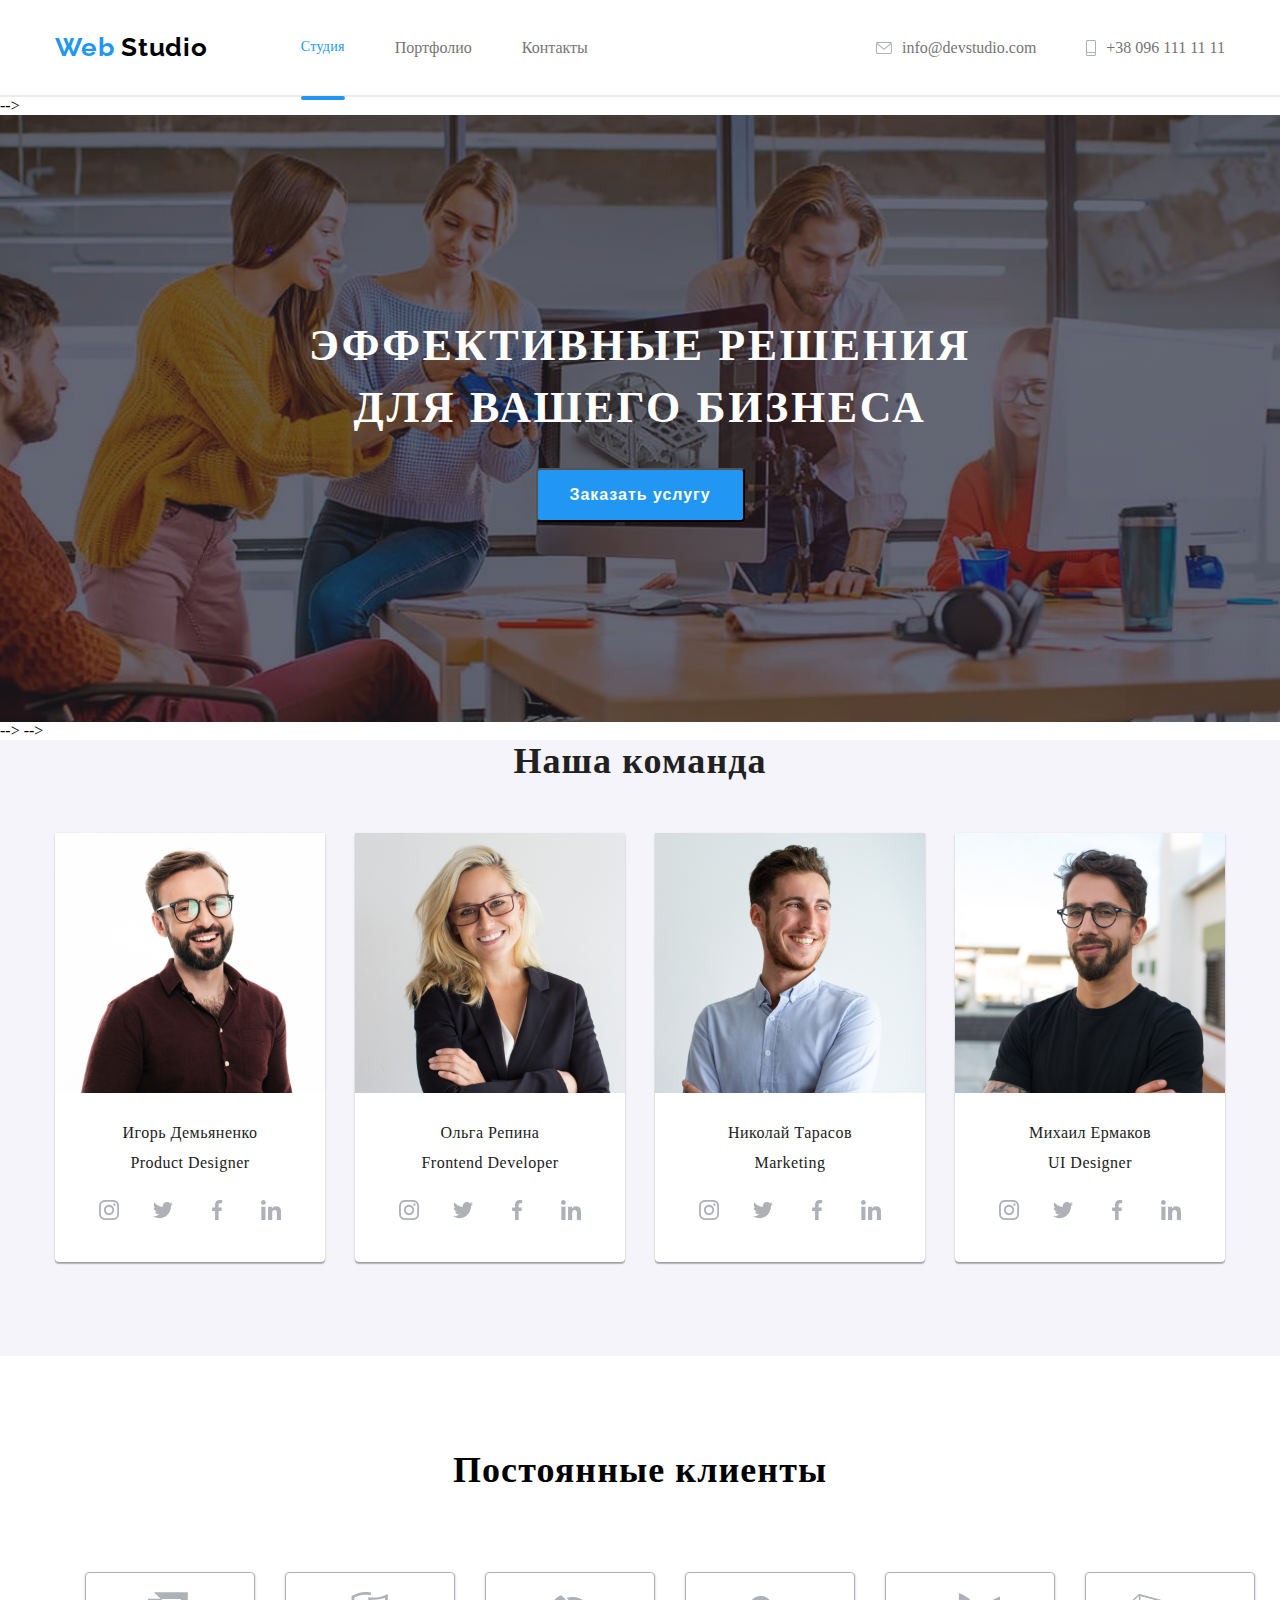
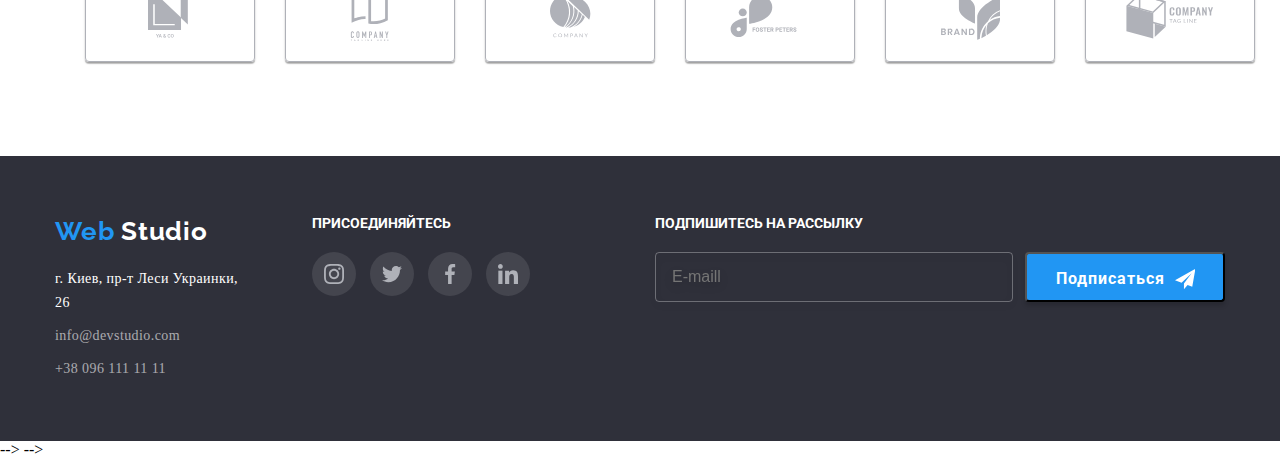
<file: index.html>
<!DOCTYPE html>
<html lang="ru">
<head>
    <meta charset="UTF-8">
    <meta http-equiv="X-UA-Compatible" content="IE=edge">
    <meta name="viewport" content="width=device-width, initial-scale=1.0">
    <title>домашнее задание#8</title>
    <link rel="preconnect" href="https://fonts.gstatic.com">
    <link href="https://fonts.googleapis.com/css2?family=Raleway:wght@700&family=Roboto:wght@400;500;700;900&display=swap" rel="stylesheet"> 
    <link rel="stylesheet" href="./css/styles.min.css">
</head>
<body >
    <!-- шапка -->
   <header class="header ">
       <div class="container header__container"> 
       <nav class="navigation">
       <a href="./index.html" class="logo header__logo"> <span class="logo__color">Web</span> Studio</a>
    <ul class="site-nav list menu">
       <li class="menu__item"><a href="" class="link site-nav__current current menu__link"> Студия</a></li>
       <li class="menu__item"><a href="./portfolio.html" class="link menu__link link-current" >Портфолио</a></li>
       <li class="menu__item"><a href="" class="link menu__link">Контакты</a></li>
    </ul>
        </nav>
    <ul class="contacts-nav list menu"> 
       <li class="menu__item"> 
           <a href="mailto:info@devstudio.com" class="item menu__link ">
               <svg class="icon menu__item-icon" width= "16" height= "12" fill= "currentcolor">
                   <use  href="./images/sprite.svg.svg#icon-envelopehsvg"> </use>
               </svg>
               info@devstudio.com 
            </a>
        </li>
    <li class="menu__item">
        <a href="tel:+380961111111" class="item menu__link ">
            <svg class="icon menu__item-icon" width= "10" height= "16" fill= "currentcolor"> 
                <use  href="./images/tel.svg.svg#icon-Vector"> 
                </use>
            </svg>
             +38 096 111 11 11
            </a>
        </li>
    </ul>
       </div>
   </header>  -->
   <!-- герой -->
    <main>
       <section class="hero">
           <div class="container">
           <h1 class="hero__title  hero-container"> Эффективные решения для вашего бизнеса</h1>
           <button type="button" class="knob hero__knob hero-container" data-modal-open >Заказать услугу </button>
        </div>
        
       </section>
      
       <!-- о компании -->
       <!-- <section class="section"> 
           <div class="container">
               <h2 class="visually-hidden" > Секции </h2>
            <ul class="features list grid">
                <li class="section__item antenna"> 
                    <h3 class="features__title"> Внимание к деталям</h3>
                    <p class="features__text"> Идейные соображения, а также начало повседневной работы по формированию позиции.</p>
                </li>
                <li class="section__item clock">
                    <h3 class="features__title"> Пунктуальность</h3>
                    <p class="features__text"> Задача организации, в особенности же рамки и место обучения кадров влечет за собой.</p>
                </li>
                <li class="section__item diagrama">
                    <h3 class="features__title"> Планирование </h3>
                    <p class="features__text"> Равным образом консультация с широким активом в значительной степени обуславливает.</p>
                </li>
                <li class="section__item astronaut">
                    <h3 class="features__title">Современные технологии </h3>
                    <p class="features__text" > Значимость этих проблем настолько очевидна, что реализация плановых заданий.</p>
                </li>
            </ul>
        </div>
        </section>
        <section class="section-foto">
            <div class="container">
               <h2 class="section__title"> Чем мы занимаемся</h2>
                <ul class="list grid__img">
                <li class="grid__foto"> <img src="./images/img.jpg" alt="печает" width="370" > 
                <p class="grid__foto-text"> Десктопные приложения</p>
                </li>
                <li class="grid__foto"><img src="./images/img1.jpg" alt="телефон" width="370">
                    <p class="grid__foto-text"> Мобильные приложения</p>
                </li>
                <li class="grid__foto"><img src="./images/img2.jpg" alt="планшет" width="370">
                    <p class="grid__foto-text"> Дизайнерские решения</p>
                </li>
            </ul> 
        </div>
        </section> --> -->
       
       <!-- команда -->
        -->
       <section class="team">
        <div class="container personnel">
            <h2 class="team__title"> Наша команда</h2>
            <ul class="list grid__team">
                <li class="grid__item team__item">
                    <img class="personnel__img" src="./images/personnel/img.jpg" alt="игорь" width="270">
                    <h3 class="personnel__title">Игорь Демьяненко</h3>
                    <p class="team__text" lang="en"> Product Designer</p>
                    <ul class="list social-icons">
                        <li class="social-icons__item">
                            <a href="" class="social-icons__link" target="_blank" rel="noopener noreferrer">
                                <svg class="icon social-icons__icon">
                                    <use href=" ./images/sprite.svg.svg#icon-instagramsvg"></use>
                                </svg>
                            </a>
                        </li>
                        <li class="social-icons__item">
                            <a href="" class="social-icons__link" target="_blank" rel="noopener noreferrer">
                                <svg class="icon social-icons__icon">
                                    <use href="./images/sprite.svg.svg#icon-twittersvg"></use>
                                </svg>
                            </a>
                        </li>
                        <li class="social-icons__item">
                            <a href="" class="social-icons__link" target="_blank" rel="noopener noreferrer">
                                <svg class="icon social-icons__icon">
                                    <use href="./images/sprite.svg.svg#icon-facebooksvg"></use>
                                </svg>
                            </a>
                        </li>
                        <li class="social-icons__item">
                            <a href="" class="social-icons__link" target="_blank" rel="noopener noreferrer">
                                <svg class="icon social-icons__icon">
                                    <use href="./images/sprite.svg.svg#icon-linkedinsvg"></use>
                                </svg>
                            </a>
                        </li>
                    </ul>
                </li>
                <li class="grid__item team__item">
                    <img class="personnel__img" src="./images/personnel/img1.jpg" alt="оля" width="270">
                    <h3 class="personnel__title">Ольга Репина</h3>
                    <p class="team__text" lang="en"> Frontend Developer</p>
                    <ul class="list social-icons">
                        <li class="social-icons__item">
                            <a href="" class="social-icons__link" target="_blank" rel="noopener noreferrer">
                                <svg class="icon social-icons__icon">
                                    <use href=" ./images/sprite.svg.svg#icon-instagramsvg"></use>
                                </svg>
                            </a>
                        </li>
                        <li class="social-icons__item">
                            <a href="" class="social-icons__link" target="_blank" rel="noopener noreferrer">
                                <svg class="icon social-icons__icon">
                                    <use href="./images/sprite.svg.svg#icon-twittersvg"></use>
                                </svg>
                            </a>
                        </li>
                        <li class="social-icons__item">
                            <a href="" class="social-icons__link" target="_blank" rel="noopener noreferrer">
                                <svg class="icon social-icons__icon">
                                    <use href="./images/sprite.svg.svg#icon-facebooksvg"></use>
                                </svg>
                            </a>
                        </li>
                        <li class="social-icons__item">
                            <a href="" class="social-icons__link" target="_blank" rel="noopener noreferrer">
                                <svg class="icon social-icons__icon">
                                    <use href="./images/sprite.svg.svg#icon-linkedinsvg"></use>
                                </svg>
                            </a>
                        </li>
                    </ul>
                </li>
                <li class="grid__item team__item">
                    <img class="personnel__img" src="./images/personnel/img2.jpg" alt="коля" width="270">
                    <h3 class="personnel__title">Николай Тарасов</h3>
                    <p class="team__text" lang="en"> Marketing</p>
                    <ul class="list social-icons">
                        <li class="social-icons__item">
                            <a href="" class="social-icons__link" target="_blank" rel="noopener noreferrer">
                                <svg class="icon social-icons__icon">
                                    <use href=" ./images/sprite.svg.svg#icon-instagramsvg"></use>
                                </svg>
                            </a>
                        </li>
                        <li class="social-icons__item">
                            <a href="" class="social-icons__link" target="_blank" rel="noopener noreferrer">
                                <svg class="icon social-icons__icon">
                                    <use href="./images/sprite.svg.svg#icon-twittersvg"></use>
                                </svg>
                            </a>
                        </li>
                        <li class="social-icons__item">
                            <a href="" class="social-icons__link" target="_blank" rel="noopener noreferrer">
                                <svg class="icon social-icons__icon">
                                    <use href="./images/sprite.svg.svg#icon-facebooksvg"></use>
                                </svg>
                            </a>
                        </li>
                        <li class="social-icons__item">
                            <a href="" class="social-icons__link" target="_blank" rel="noopener noreferrer">
                                <svg class="icon social-icons__icon">
                                    <use href="./images/sprite.svg.svg#icon-linkedinsvg"></use>
                                </svg>
                            </a>
                        </li>
                    </ul>
                </li>
                <li class="grid__item team__item">
                    <img class="personnel__img" src="./images/personnel/img3.jpg" alt="миша" width="270">
                    <h3 class="personnel__title" >Михаил Ермаков</h3>
                    <p class="team__text" lang="en"> UI Designer</p>
                    <ul class="list social-icons">
                        <li class="social-icons__item">
                            <a href="" class="social-icons__link" target="_blank" rel="noopener noreferrer">
                                <svg class="icon social-icons__icon">
                                    <use href=" ./images/sprite.svg.svg#icon-instagramsvg"></use>
                                </svg>
                            </a>
                        </li>
                        <li class="social-icons__item">
                            <a href="" class="social-icons__link" target="_blank" rel="noopener noreferrer">
                                <svg class="icon social-icons__icon">
                                    <use href="./images/sprite.svg.svg#icon-twittersvg"></use>
                                </svg>
                            </a>
                        </li>
                        <li class="social-icons__item">
                            <a href="" class="social-icons__link" target="_blank" rel="noopener noreferrer">
                                <svg class="icon social-icons__icon">
                                    <use href="./images/sprite.svg.svg#icon-facebooksvg"></use>
                                </svg>
                            </a>
                        </li>
                        <li class="social-icons__item">
                            <a href="" class="social-icons__link" target="_blank" rel="noopener noreferrer">
                                <svg class="icon social-icons__icon">
                                    <use href="./images/sprite.svg.svg#icon-linkedinsvg"></use>
                                </svg>
                            </a>
                        </li>
                    </ul>
                </li>
            </ul>
        </div>
       </section>
        <section class="clients">
           <div class="container">
               <h2 class="clients__title"> Постоянные клиенты </h2>
                <ul class="clients__list list">
                    <li class="clients__list-item grid__item">
                        <a class="clients__link" href="" target="_blank" rel="noopener noreferrer" aria-label="логотип компании">
                            <svg class="clients__link-item icon" width="44" height="49">
                                <use href="./images/logo.svg.svg#icon-logo1svg"></use>
                            </svg>
                        </a>
                    </li>
                    <li class="clients__list-item grid__item">
                        <a class="clients__link" href="" target="_blank" rel="noopener noreferrer" aria-label="логотип компании">
                            <svg class="clients__link-item icon" width="44" height="49">
                                <use href="./images/logo.svg.svg#icon-logo2svg"></use>
                            </svg>
                        </a>
                    </li>
                    <li class="clients__list-item grid__item">
                        <a class="clients__link" href="" target="_blank" rel="noopener noreferrer" aria-label="логотип компании">
                            <svg class="clients__link-item icon" width="41" height="43">
                                <use href="./images/logo.svg.svg#icon-Objectsvg"></use>
                            </svg>
                        </a>
                    </li>
                    <li class="clients__list-item grid__item">
                        <a class="clients__link" href="" target="_blank" rel="noopener noreferrer" aria-label="логотип компании">
                            <svg class="clients__link-item icon" width="80" height="42">
                                <use href="./images/logo.svg.svg#icon-logo4svg"></use>
                            </svg>
                        </a>
                    </li>
                    <li class="clients__list-item grid__item">
                        <a class="clients__link" href="" target="_blank" rel="noopener noreferrer" aria-label="логотип компании">
                            <svg class="clients__link-item icon" width="59" height="47">
                                <use href="./images/logo.svg.svg#icon-logo5svg"></use>
                            </svg>
                        </a>
                    </li>
                    <li class="clients__list-item grid__item">
                        <a class="clients__link" href="" target="_blank" rel="noopener noreferrer" aria-label="логотип компании">
                            <svg class="clients__link-item icon" width="88" height="45">
                                <use href="./images/logo.svg.svg#icon-logo6svg"></use>
                            </svg>
                        </a>
                    </li>
                </ul>
           </div>
       </section>
    
   </main>
   <!-- футер -->
    <footer class="footer">
      <div class="container  contacts-blocks footer__contacts-blocks">
       <div class="footer__studio">
        <a href="./index.html" class="logo footer__studio-logo"> 
            <span class="logo__color">Web</span>
            <span class="footer__studio-studio">Studio</span> 
        </a>
        <address>
        <ul class="contact list">
            <li><a class="contact__street" href="https://goo.gl/maps/mErKs5GL6dfHphj38" target="_blank" rel="noopener noreferrer"> г. Киев, пр-т Леси Украинки, 26</a></li>
            <li> <a class="contact__link" href="mailto:info@devstudio.com"> info@devstudio.com</a> </li>
            <li><a class="contact__tel" href="tel:+380961111111"> +38 096 111 11 11</a></li>
         </ul>
        </address>
       </div>
    
    <div class="footer-social">
        <h3 class="footer-social__title">ПРИСОЕДИНЯЙТЕСЬ</h3>
        <ul class="list footer-social-list">
            <li class="footer-social-list__item">
                <a href="" class="footer-social-list__link" target="_blank" rel="noopener noreferrer">
                    <svg class="icon footer-social-list__icon" width="20" height="20">
                        <use href=" ./images/sprite.svg.svg#icon-instagramsvg"></use>
                    </svg>
                </a>
            </li>
            <li class="footer-social-list__item">
                <a href="" class="footer-social-list__link" target="_blank" rel="noopener noreferrer">
                    <svg class="icon footer-social-list__icon" width="20" height="20">
                        <use href="./images/sprite.svg.svg#icon-twittersvg"></use>
                    </svg>
                </a>
            </li>
            <li class="footer-social-list__item">
                <a href="" class="footer-social-list__link" target="_blank" rel="noopener noreferrer">
                    <svg class="icon footer-social-list__icon" width="20" height="20">
                        <use href="./images/sprite.svg.svg#icon-facebooksvg"></use>
                    </svg>
                </a>
            </li>
            <li class="footer-social-list__item">
                <a href="" class="footer-social-list__link" target="_blank" rel="noopener noreferrer">
                    <svg class="icon footer-social-list__icon" width="20" height="20" >
                        <use href="./images/sprite.svg.svg#icon-linkedinsvg"></use>
                    </svg>
                </a>
            </li>
        </ul>
    </div>
    <div class="form ">
        <h3 class="form__title">Подпишитесь на рассылку</h3>
        <form class="form-footer">
          <input type="text" name="maill" placeholder="E-maill" required class="form-footer__input" />
          <button type="submit" class="form-footer__button">
            <span class="form-footer__button-text">
              Подписаться
              <svg class="form-footer__button-icon">
                <use href="./images/send.svg#icon-icon-send"></use>
              </svg>
            </span>
          </button>
        </form>
      </div>
</div>
   </footer> 
  
   <!-- <div class="blackdrop is-hidden" data-modal>
    <div class="modal">
        <button class="modal__btd-close" data-modal-close>
            <svg class="modal__btd-close-icon" width="15" height="15" >
                <use href="./images/icon/close.svg#icon-close"> </use>
        </svg>
        </button>
        <form class="modal-form">
            <p class="modal-form__title">Оставьте свои данные, мы вам перезвоним</p>
            <div class="modal-form__line">
              <label for="user">Имя</label>
              <input type="text" name="user" id="user" class="modal-form__line-input" required autocomplete="off" />
              <svg class="modal-form__line-icon">
                <use href="./images/address.svg#icon-user"></use>
              </svg>
            </div>
            <div class="modal-form__line">
              <label for="tel">Телефон</label>
              <input type="tel" name="tel" id="tel" class="modal-form__line-input" required />
              <svg class="modal-form__line-icon">
                <use href="./images/address.svg#icon-phone"></use>
              </svg>
            </div>
            <div class="modal-form__line">
              <label class="modal-form__line-label" for="email">Почта</label>
              <input type="email" name="email" id="email" class="modal-form__line-input" autocomplete="off" />
              <svg class="modal-form__line-icon">
                <use href="./images/address.svg#icon-email"></use>
              </svg>
            </div>
            <div class="modal-form__line">
              <label for="comment">Комментарий</label>
              <textarea class="modal-form__line-comment" id="comment" placeholder="Введите текст" rows="6"></textarea>
            </div>
            <div class="modal-form__check">
              <label class="modal-form__check-label">
                <input type="checkbox" class="modal-form__check-input" />
                <span class="modal-form__check-icon"> </span>
                Соглашаюсь с рассылкой и принимаю
                <a href="" class="modal-form__check-labelcolor">Условия договора</a>
              </label>
            </div>
            <button type="submit" class="modal-form__button">Отправить</button>
          </form>
    </div> -->
</div> --> -->
  
<script src="./js/modal.js"></script> 
</body>
</html>
</file>
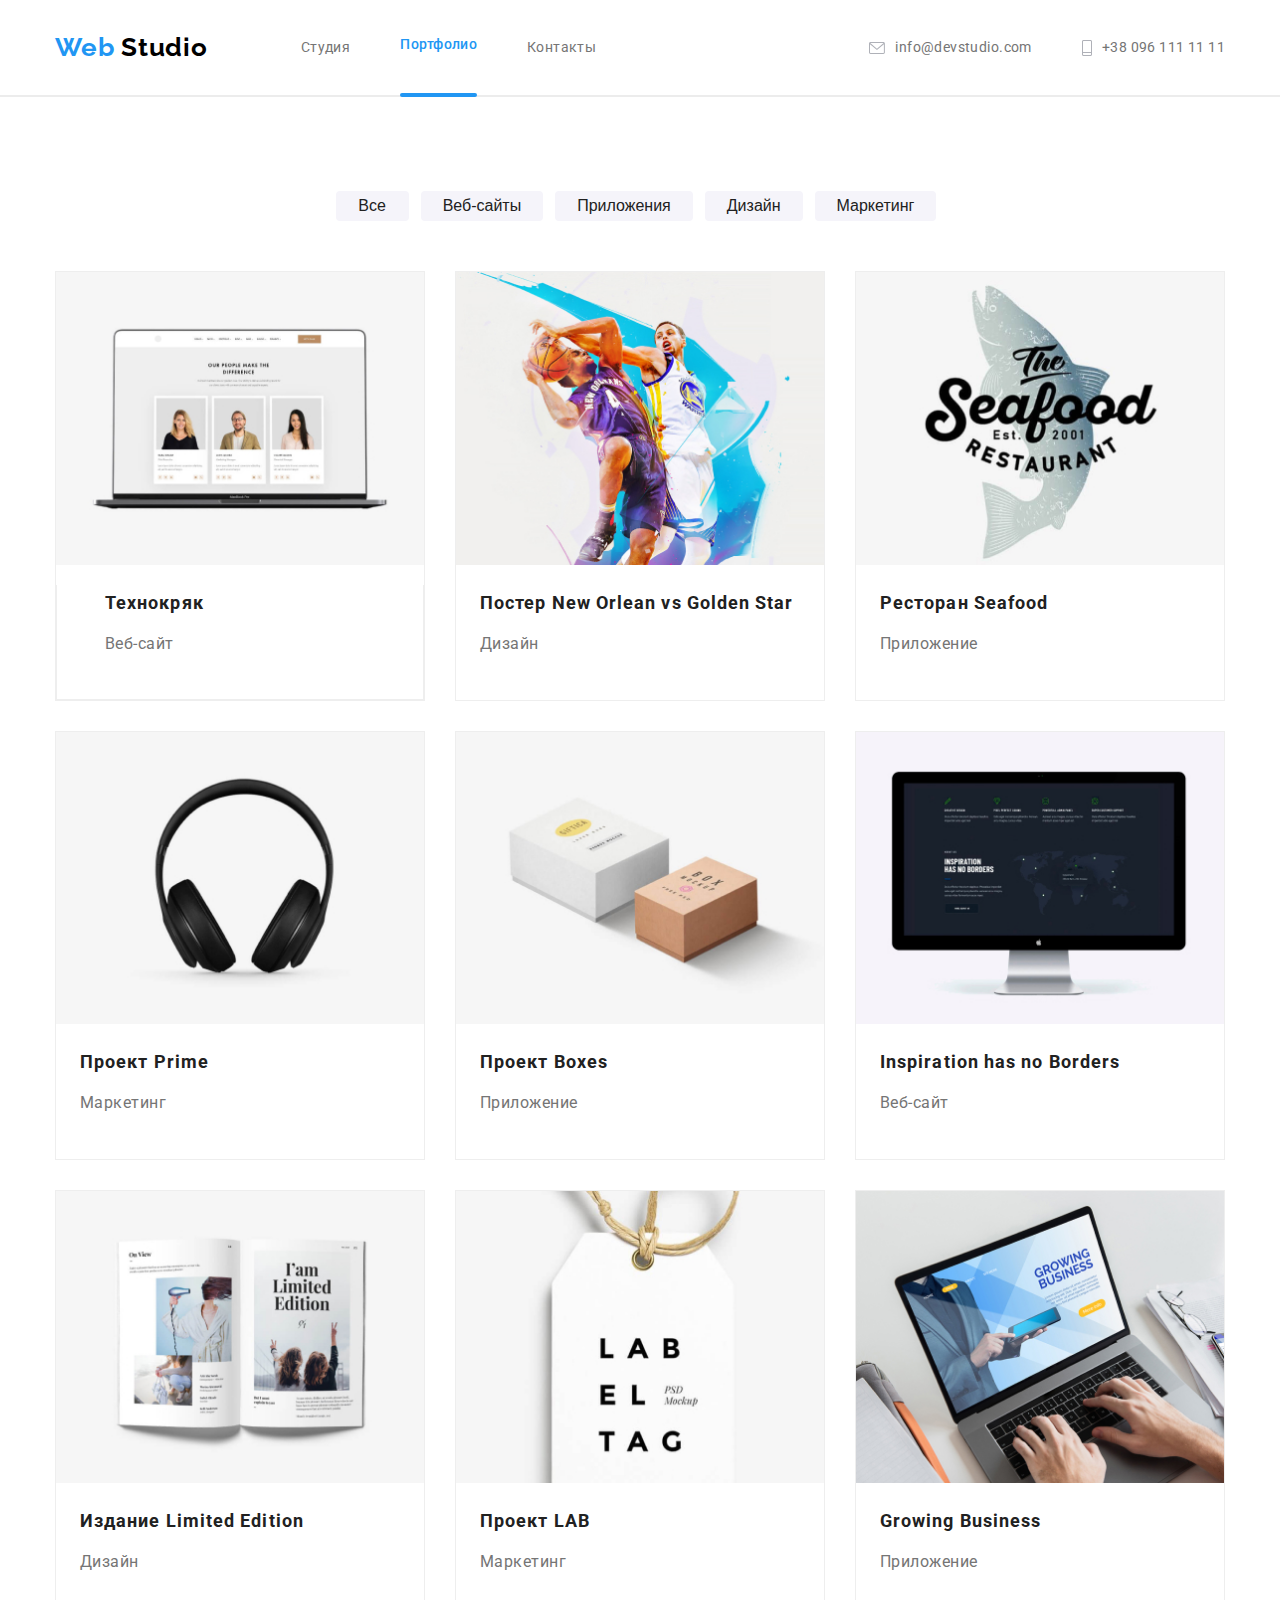
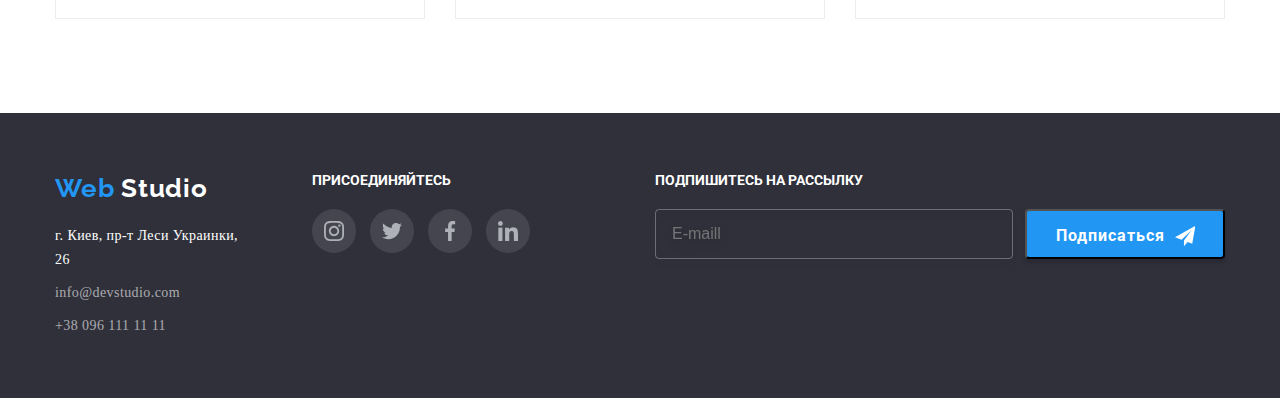
<file: portfolio.html>
<!DOCTYPE html>
<html lang="ru">
<head>
    <meta charset="UTF-8">
    <meta http-equiv="X-UA-Compatible" content="IE=edge">
    <meta name="viewport" content="width=device-width, initial-scale=1.0">
    <title>Портфолио</title>
    <link rel="preconnect" href="https://fonts.gstatic.com">
    <link href="https://fonts.googleapis.com/css2?family=Raleway:wght@700&family=Roboto:wght@400;500;700;900&display=swap" rel="stylesheet">
    <link rel="stylesheet" href="./css/styles.min.css">
</head>
<body class="potrfolio">
        <!-- шапка -->
        <header class=" page header">
            <div class="portfolio__container header__portfolio__container"> 
            <nav class="portfolio-navigation">
            <a href="./index.html" class="logo header__logo"> <span class="logo__color">Web</span> Studio</a>
         <ul class="site-nav list menu">
            <li class="menu__item"><a href="./index.html" class="link menu__link "> Студия</a></li>
            <li class="menu__item"><a href="portfolio.html" class="link current site-nav__current  menu__link " >Портфолио</a></li>
            <li class="menu__item"><a href="" class="link menu__link">Контакты</a></li>
         </ul>
             </nav>
         <ul class="contacts-nav list menu"> 
            <li class="menu__item"> 
                <a href="mailto:info@devstudio.com" class="item menu__link "> 
                    <svg class="icon menu__item-icon" width= "16" height= "12" fill= "currentcolor">
                        <use href="./images/sprite.svg.svg#icon-envelopehsvg"> </use>
                    </svg>
                    info@devstudio.com
                </a>
             </li>
         <li class="menu__item">
             <a href="tel:+380961111111" class="item menu__link "> 
                <svg class="icon menu__item-icon" width= "10" height= "16" fill= "currentcolor"> 
                    <use  href="./images/tel.svg.svg#icon-Vector"> 
                    </use>
                </svg>
                 +38 096 111 11 11
                </a>
            </li>
         </ul>
            </div>
        </header> 
       <!-- тело -->
       <main>
            <div class="portfolio__container">
            <h1 class="visually-hidden"> Наши работы</h1>
            <nav class="portfolio-navigator">
              <div class="portfolio-navigator__list" > 
                 <button type="button" class="portfolio-navigator__list-button "> Все </button> 
                 <button type="button" class="portfolio-navigator__list-button "> Веб-сайты </button>  
                 <button type="button" class="portfolio-navigator__list-button "> Приложения </button>
                 <button type="button" class="portfolio-navigator__list-button "> Дизайн </button>
                 <button type="button" class="portfolio-navigator__list-button "> Маркетинг </button>
                </div> 
            </nav>
            </div>
           
                <div class=" projects container">
                <ul class="projects-list list ">
                 <li class="projects-list__card ">
                     <a class="projects-list__link" href=""></a>
                     <div class="projects-list__foto">
                    <img src="./images/portfolio/img1.jpg" alt="ноут" width="370">
                    <div class="projects-list__text">
                    <p > Технокряк это современная площадка распространения коронавируса. Компании используют эту платформу для цифрового шпионажа и атак на защищённые сервера конкурентов.</p>
                </div>
                </div>
                <div class="projects-list__border">
                    <h2 class="projects-list__title">Технокряк</h2>
                    <p class="projects-list__work"> Веб-сайт </p>
                </div>
                </li>
                <li class="projects-list__card  ">
                    <a class="projects-list__link" href=""></a>
                    <div class="projects-list__foto">
                   <img src="./images/portfolio/img2.jpg" alt="баскетбол" width="370">
                   <div class="projects-list__text">
                    <p > Технокряк это современная площадка распространения коронавируса. Компании используют эту платформу для цифрового шпионажа и атак на защищённые сервера конкурентов.</p>
                </div>
                </div>
                    <h2 class="projects-list__title">Постер New Orlean vs Golden Star</h2>
                   <p class="projects-list__work"> Дизайн </p>
               </li>
               <li class="projects-list__card  ">
                <a class="projects-list__link" href=""></a>
                <div class="projects-list__foto">
               <img src="./images/portfolio/img3.jpg" alt="рыба" width="370">
               <div class="projects-list__text">
                <p > Технокряк это современная площадка распространения коронавируса. Компании используют эту платформу для цифрового шпионажа и атак на защищённые сервера конкурентов.</p>
            </div>
            </div>
               <h2 class="projects-list__title">Ресторан Seafood</h2>
               <p class="projects-list__work"> Приложение </p>
             </li>
           <li class="projects-list__card ">
               <a class="projects-list__link" href=""></a>
               <div class="projects-list__foto">
              <img src="./images/portfolio/img4.jpg" alt="наушники" width="370">
              <div class="projects-list__text">
                <p > Технокряк это современная площадка распространения коронавируса. Компании используют эту платформу для цифрового шпионажа и атак на защищённые сервера конкурентов.</p>
            </div>
            </div>
               <h2 class="projects-list__title">Проект Prime</h2>
              <p class="projects-list__work"> Маркетинг</p>
              </li>
            <li class="projects-list__card ">
                <a class="projects-list__link" href=""></a>
                <div class="projects-list__foto">
            <img src="./images/portfolio/img5.jpg" alt="коробки" width="370">
            <div class="projects-list__text">
                <p > Технокряк это современная площадка распространения коронавируса. Компании используют эту платформу для цифрового шпионажа и атак на защищённые сервера конкурентов.</p>
            </div>
            </div>
            <h2 class="projects-list__title">Проект Boxes</h2>
            <p class="projects-list__work"> Приложение </p>
        </li>
       <li class="projects-list__card ">
           <a class="projects-list__link" href=""></a>
           <div class="projects-list__foto">
          <img src="./images/portfolio/img6.jpg" alt="монитор" width="370">
          <div class="projects-list__text">
            <p > Технокряк это современная площадка распространения коронавируса. Компании используют эту платформу для цифрового шпионажа и атак на защищённые сервера конкурентов.</p>
        </div>
        </div>
           <h2 class="projects-list__title">Inspiration has no Borders</h2>
          <p class="projects-list__work"> Веб-сайт</p>
      </li>
            <li class="projects-list__card  ">
            <a class="projects-list__link" href=""></a>
            <div class="projects-list__foto">
            <img src="./images/portfolio/img7.jpg" alt="журнал" width="370">
            <div class="projects-list__text">
                <p > Технокряк это современная площадка распространения коронавируса. Компании используют эту платформу для цифрового шпионажа и атак на защищённые сервера конкурентов.</p>
            </div>
            </div>
            <h2 class="projects-list__title">Издание Limited Edition</h2>
            <p class="projects-list__work"> Дизайн </p>
         </li>
        <li class="projects-list__card ">
            <a class="projects-list__link" href=""></a>
            <div class="projects-list__foto">
            <img src="./images/portfolio/img8.jpg" alt="бирка" width="370">
            <div class="projects-list__text">
                <p > Технокряк это современная площадка распространения коронавируса. Компании используют эту платформу для цифрового шпионажа и атак на защищённые сервера конкурентов.</p>
            </div>
            </div>
            <h2 class="projects-list__title">Проект LAB</h2>
            <p class="projects-list__work"> Маркетинг</p>
        </li>
        <li class="projects-list__card ">
            <a class="projects-list__link" href=""></a>
            <div class="projects-list__foto">
            <img src="./images/portfolio/img9.jpg" alt="работа" width="370">
            <div class="projects-list__text">
                <p > Технокряк это современная площадка распространения коронавируса. Компании используют эту платформу для цифрового шпионажа и атак на защищённые сервера конкурентов.</p>
            </div>
            </div>
            <h2 class="projects-list__title">Growing Business</h2>
            <p class="projects-list__work"> Приложение</p>
        </li>
                </ul>
            </div>
       </main>

       <!-- футер -->
   <footer class="footer">
       <div class="container  contacts-blocks footer__contacts-blocks">
    <div class="footer__studio">
        <a href="./index.html" class="logo footer__studio-logo"> 
            <span class="logo__color">Web</span>
            <span class="footer__studio-studio">Studio </span> 
        </a>
     <address>
     <ul class="contact list">
         <li><a class="contact__street" href="https://goo.gl/maps/mErKs5GL6dfHphj38" target="_blank" rel="noopener noreferrer"> г. Киев, пр-т Леси Украинки, 26</a></li>
         <li> <a class="contact__link" href="mailto:info@devstudio.com" > info@devstudio.com</a> </li>
         <li><a class="contact__tel" href="tel:+380961111111" > +38 096 111 11 11</a></li>
      </ul>
     </address>
    </div>
    
    <div class="footer-social">
        <h3 class="footer-social__title">ПРИСОЕДИНЯЙТЕСЬ</h3>
        <ul class="list footer-social-list">
            <li class="footer-social-list__item">
                <a href="" class="footer-social-list__link" target="_blank" rel="noopener noreferrer">
                    <svg class="icon footer-social-list__icon" width="20" height="20">
                        <use href=" ./images/sprite.svg.svg#icon-instagramsvg"></use>
                    </svg>
                </a>
            </li>
            <li class="footer-social-list__item">
                <a href="" class="footer-social-list__link" target="_blank" rel="noopener noreferrer">
                    <svg class="icon footer-social-list__icon" width="20" height="20">
                        <use href="./images/sprite.svg.svg#icon-twittersvg"></use>
                    </svg>
                </a>
            </li>
            <li class="footer-social-list__item">
                <a href="" class="footer-social-list__link" target="_blank" rel="noopener noreferrer">
                    <svg class="icon footer-social-list__icon" width="20" height="20">
                        <use href="./images/sprite.svg.svg#icon-facebooksvg"></use>
                    </svg>
                </a>
            </li>
            <li class="footer-social-list__item">
                <a href="" class="footer-social-list__link" target="_blank" rel="noopener noreferrer">
                    <svg class="icon footer-social-list__icon" width="20" height="20" >
                        <use href="./images/sprite.svg.svg#icon-linkedinsvg"></use>
                    </svg>
                </a>
            </li>
        </ul>
    </div>
    <div class="form">
        <h3 class="form__title">Подпишитесь на рассылку</h3>
        <form class="form-footer">
          <input type="text" name="maill" placeholder="E-maill" required class="form-footer__input" />
          <button type="submit" class="form-footer__button">
            <span class="form-footer__button-text">
              Подписаться
              <svg class="form-footer__button-icon">
                <use href="./images/send.svg#icon-icon-send"></use>
              </svg>
            </span>
          </button>
        </form>
      </div>
</div>
</footer>
</body>
</html>
</file>
<file: css/styles.min.css>
:root{--primary-text-color:  #757575;--title-text-color: #212121;--accent-color:#2196F3;--adress-color:  #ffffff99;--title-name-color: #FFFFFF;--bg-color:#2F303A;--bg-team-color: #F5F4FA;--bg-page-color: #E5E5E5;--button-portfolio-color:#000000;--prog-color: #EEEEEE }html{box-sizing:border-box}*,*::before,*::after{box-sizing:inherit}body{margin:0}a{text-decoration:none}h1,h2,h3,h4,h5,h6,p,ul{margin-top:0;margin-bottom:0}.visually-hidden{position:absolute !important;clip:rect(1px 1px 1px 1px);clip:rect(1px, 1px, 1px, 1px);padding:0 !important;border:0 !important;height:1px !important;width:1px !important;overflow:hidden}img{display:block;max-width:100%;height:auto}.page{font-family:'Roboto', sans-serif;font-weight:normal;font-size:14px;line-height:1.71;letter-spacing:0.03em;color:var(--primary-text-color);background-color:var(--title-name-color)}.list{list-style:none;margin-top:0;margin-bottom:0;padding-left:0;list-style:none}.team{padding-bottom:94px;background-color:var(--bg-page-color);text-align:center;margin-right:auto;margin-left:auto}.section{padding-top:94px;padding-bottom:94px}.header,.page header{padding-top:32px;padding-bottom:32px;border-bottom:2px solid #ececec}.container,.portfolio__container,.portfolio__container-footer{width:1200px;padding-right:15px;padding-left:15px;margin-right:auto;margin-left:auto;height:100%}.hero__knob{color:var(--title-name-color);background-color:var(--accent-color);font-style:normal;font-weight:bold;font-size:16px;line-height:1.87;letter-spacing:0.06em;min-width:200px;border-radius:4px;min-height:50px;padding:10px 32px}.portfolio-navigator__list-button{display:inline-block;padding:6px 22px;color:var(--title-text-color);background-color:var(--bg-team-color);cursor:pointer;font-style:normal;font-weight:500;font-size:16px;text-align:center;margin-right:8px;border-radius:4px;min-width:73px;text-decoration:none;border:whitesmoke;cursor:pointer;transition-property:background-color, color, box-shadow, border;transition-duration:250ms;transition-timing-function:cubic-bezier(0.4, 0, 0.2, 1)}.hero__knob:hover{color:var(--title-name-color);background-color:var(--accent-color)}.portfolio-navigator__list-button:hover,.portfolio-navigator__list-button:focus{color:var(--title-name-color);background-color:var(--accent-color);box-shadow:0px 3px 1px rgba(0,0,0,0.1),0px 1px 2px rgba(0,0,0,0.08),0px 2px 2px rgba(0,0,0,0.12);border-radius:4px}.menu{display:inline-flex}.menu__item:not(:last-child){margin-right:50px}.menu__link{display:flex;align-items:center;cursor:pointer;transition:color 250ms cubic-bezier(0.4, 0, 0.2, 1);color:var(--primary-text-color)}.menu__link:hover,.menu__link:focus{color:var(--accent-color)}.menu__item:hover .icon,.menu__item:focus .icon{fill:var(--accent-color)}.social-icons{display:inline-flex}.social-icons__item+.social-icons__item{margin-left:10px}.social-icons__link{display:inline-block;justify-content:center;align-items:center;width:44px;height:44px;border-radius:50%;background-color:#FFFFFF;padding-bottom:30px;transition-property:background-color;transition:250ms cubic-bezier(0.4, 0, 0.2, 1)}.social-icons__item{padding-bottom:30px}.social-icons__icon{width:20px;height:20px;fill:#AFB1B8}.social-icons__link:hover,.social-icons__link:focus{background-color:var(--accent-color)}.social-icons :hover .social-icons__icon,.social-icons :focus .social-icons__icon{fill:var(--title-name-color);color:var(--title-name-color)}.logo{color:var(--button-portfolio-color);font-family:Raleway;font-style:normal;font-weight:bold;font-size:26px;line-height:1.2;letter-spacing:0.03em;display:block;text-decoration:none}.logo__color{color:var(--accent-color);font-family:Raleway;text-decoration:none;font-style:normal;font-weight:bold;font-size:26px;line-height:1.2;letter-spacing:0.03em}.blackdrop{position:fixed;top:0;left:0;width:100%;height:100%;bottom:0;right:0;background-color:rgba(0,0,0,0.2);opacity:1;transition:opacity 250ms cubic-bezier(0.4, 0, 0.2, 1)}.blackdrop.is-hidden{opacity:0;pointer-events:none}.modal{position:absolute;top:50%;left:50%;width:528px;height:581px;transform:translate(-50%, -50%) scale(1);background-color:var(--title-name-color);box-shadow:0px 1px 3px rgba(0,0,0,0.12),0px 1px 1px rgba(0,0,0,0.14),0px 2px 1px rgba(0,0,0,0.2);border-radius:4px;transition:transform 250ms cubic-bezier(0.4, 0, 0.2, 1)}.modal__btd-close-icon{font-size:20px}.modal__btd-close{position:absolute;top:8px;right:8px;background-color:var(--title-name-color);min-width:30px;height:30px;border-radius:50%;border:1px solid rgba(0,0,0,0.1);cursor:pointer}.modal__btd-close-icon:hover{fill:var(--accent-color)}.backdrop.is-hidden .modal{transform:translate(-50%, -50%) scale(0.6)}.modal-form{display:flex;flex-direction:column;padding:40px}.modal-form__line{display:inline-flex;flex-direction:column;width:448px;margin-bottom:10px;position:relative}.modal-form__line-input{width:448px;height:40px;padding-left:42px;display:flex;align-items:center;border:1px solid rgba(33,33,33,0.2);box-sizing:border-box;border-radius:4px}.modal-form__line-icon{height:18px;width:18px;position:absolute;top:28px;left:15px}.modal-form__title{font-family:Roboto;font-style:normal;font-weight:bold;font-size:20px;line-height:23px;text-align:center;letter-spacing:0.03em;margin-bottom:12px;color:var(--title-text-color)}.modal-form__line-label{margin-bottom:4px;font-size:12px;line-height:14px;letter-spacing:0.01em;color:var(--primary-text-color);transition:250ms cubic-bezier(0.4, 0, 0.2, 1)}.modal-form__line-comment{resize:none;border:1px solid rgba(33,33,33,0.2);box-sizing:border-box;border-radius:4px;padding:12px 16px;font-size:14px;line-height:1.14;letter-spacing:0.01em;color:rgba(117,117,117,0.5)}.modal-form__line :focus{border-color:var(--accent-color);outline:none}.modal-form__line-input:focus+.modal-form__line-icon{fill:var(--accent-color)}.modal-form__check{margin-top:20px;margin-bottom:30px}.modal-form__check-label{display:inline-block;font-size:14px;line-height:1.7;letter-spacing:0.03em;color:var(--primary-text-color)}.modal-form__check-input{appearance:none;-webkit-appearance:none;-moz-appearance:none;position:absolute}.modal-form__check-icon{display:inline-block;border:2px solid black;border-radius:2px;width:16px;height:15px;background-color:var(--title-name-color);background-image:url()}.modal-form__check-input:checked+.modal-form__check-icon{background-color:var(--accent-color);background-image:url(../images/Vecto.svg);border:none;background-size:contain;background-position:center;background-repeat:no-repeat}.modal-form__check-labelcolor{color:var(--accent-color)}.modal-form__button{width:200px;height:50px;margin-left:auto;margin-right:auto;background:var(--accent-color);box-shadow:0px 4px 4px rgba(0,0,0,0.15);border-radius:4px;font-weight:bold;font-size:16px;line-height:1.87;align-items:center;text-align:center;letter-spacing:0.06em;cursor:pointer;color:var(--title-name-color)}.modal-form__button:hover,.modal-form__button:focus{background:var(--accent-color);box-shadow:0px 4px 4px rgba(0,0,0,0.15);transition:250ms cubic-bezier(0.4, 0, 0.2, 1)}.portfolio{font-family:Roboto, sans-serif;background-color:var(--title-name-color);color:var(--primary-text-color)}.portfolio-navigator{padding-top:94px}.projects{padding-top:50px;padding-top:0}.projects-list{display:flex;flex-wrap:wrap}.portfolio li{flex-wrap:wrap}.projects-list__title{margin:20px 24px 4px 24px;color:var(--title-text-color);font-family:Roboto;font-style:normal;font-weight:bold;font-size:18px;line-height:2;letter-spacing:0.06em;padding-bottom:4px}.projects-list__link{width:322px;text-decoration:none;margin-left:auto;margin-right:auto;overflow:hidden;position:relative}.projects-list__work{margin:0 24px 20px 24px;color:var(--primary-text-color);font-family:Roboto;font-style:normal;font-weight:normal;font-size:16px;line-height:1.9;letter-spacing:0.03em;padding-bottom:20px}.projects-list__card{width:370px;margin-right:30px;margin-bottom:30px;border:1px solid var(--prog-color);transition-property:box-shadow;transition-duration:250ms;transition-timing-function:cubic-bezier(0.4, 0, 0.2, 1)}.projects-list__card:hover,.projects-list__card:focus{box-shadow:0px 1px 1px rgba(0,0,0,0.12),0px 4px 4px rgba(0,0,0,0.06),1px 4px 6px rgba(0,0,0,0.16)}.projects-list__card:nth-child(3n){margin-right:0}.projects-list__card:nth-last-child(-n+3){margin-bottom:94px}.projects-list__border{border-right:1px solid var(--prog-color);border-bottom:1px solid var(--prog-color);border-left:1px solid var(--prog-color);padding-left:24px;padding-right:24px;background-color:var(--main-light-color)}.projects-list__foto{position:relative;overflow:hidden}.projects-list__text{position:absolute;top:0;left:0;width:100%;min-height:100%;padding:63px 24px;font-family:Roboto;font-style:normal;font-weight:normal;font-size:18px;line-height:1.55;letter-spacing:0.03em;color:#fff;background-color:rgba(33,150,243,0.9);transform:translateY(101%);transition:transform 250ms cubic-bezier(0.4, 0, 0.2, 1)}.projects-list__card:hover .projects-list__text,.projects-list__card:focus .projects-list__text{transform:translateY(0)}.portfolio-navigator__list{text-align:center;justify-content:center;margin-bottom:50px;list-style:none}.footer{margin-right:auto;margin-left:auto;background-color:var(--bg-color);padding-top:60px}.footer__contacts-blocks{display:flex}.footer__studio-logo{display:block;margin-right:auto;margin-bottom:20px}.footer__studio-studio{color:var(--title-name-color);font-family:Raleway;font-style:normal;font-weight:bold;font-size:26px;line-height:1.2;letter-spacing:0.03em}.contact__street{color:var(--title-name-color);font-style:normal;font-weight:normal;font-size:14px;line-height:1.7;letter-spacing:0.03em;text-decoration:none;display:inline-block;padding-bottom:10px}.contact__link{display:inline-block;color:#ffffff99;font-style:normal;font-weight:normal;font-size:14px;line-height:1.7;letter-spacing:0.03em;padding-bottom:9px;transition:color 250ms cubic-bezier(0.4, 0, 0.2, 1)}.contact__tel{display:inline-block;color:#ffffff99;font-style:normal;font-weight:normal;font-size:14px;line-height:1.7;letter-spacing:0.03em;padding-bottom:60px;transition:color 250ms cubic-bezier(0.4, 0, 0.2, 1)}.footer-social{display:inline-block;flex-basis:calc((50% - 45px) / 2);margin-left:70px}.footer-social__title{font-family:Roboto;font-style:normal;font-weight:700;font-size:14px;line-height:1.14;text-transform:uppercase;color:var(--title-name-color);margin-bottom:20px}.footer-social-list__item:not(:last-child){margin-right:10px}.footer-social-list__item{display:inline-block;justify-content:center;align-items:center}.footer-social-list__link:hover,.footer-social-list__link:focus{fill:var(--title-name-color);background-color:var(--accent-color)}.footer-social-list__link{display:flex;justify-content:center;align-items:center;width:44px;height:44px;border-radius:50%;background-color:rgba(255,255,255,0.1);transition:background-color 250ms cubic-bezier(0.4, 0, 0.2, 1)}.footer-social-list__icon{fill:var(--title-name-color)}.form{margin-left:93px}.form__title{font-family:Roboto;font-style:normal;font-weight:bold;font-size:14px;line-height:1.14;text-transform:uppercase;margin-bottom:20px;color:var(--title-name-color)}.form-footer__button{width:200px;height:50px;padding:10px 28px 10px 29px;margin-left:12px;background:var(--accent-color);box-shadow:0px 4px 4px rgba(0,0,0,0.15);border-radius:4px;cursor:pointer}.form-footer__button-text{font-family:Roboto;font-style:normal;font-weight:bold;font-size:16px;line-height:1.9;display:flex;align-items:center;text-align:center;letter-spacing:0.06em;color:var(--title-name-color)}.form-footer__button-icon{width:24px;height:24px;margin-left:10px;fill:var(--title-name-color)}.form-footer__input{width:358px;height:50px;padding-bottom:15px;padding-top:15px;padding-left:16px;background-color:transparent;border:1px solid rgba(255,255,255,0.3);box-sizing:border-box;filter:drop-shadow(0px 4px 4px rgba(0,0,0,0.15));border-radius:4px;font-size:16px;line-height:1.25;color:rgba(255,255,255,0.6)}.form-footer{display:flex}.grid{display:flex;flex-wrap:wrap;margin-left:-30px;margin-top:-30px}.grid__team{display:flex;flex-wrap:wrap;margin-left:-30px;margin-top:-30px;font-weight:bold;font-size:36px;line-height:1.16;text-align:center;letter-spacing:0.03em;color:var(--title-text-color)}.grid__item{flex-basis:calc((100% - 30px * var(--grid__item)) / var(--grid__item));margin-left:30px;margin-top:30px;box-shadow:0px 1px 3px rgba(0,0,0,0.12),0px 1px 1px rgba(0,0,0,0.14),0px 2px 1px rgba(0,0,0,0.2);border-radius:0px 0px 4px 4px;background-color:var(--title-name-color)}.grid__team+.grid__item{margin-left:30px}.grid__img{justify-content:space-between;display:flex;padding-bottom:94px}.icon{fill:#afb1b8;transition:fill 250ms cubic-bezier(0.4, 0, 0.2, 1)}.grid__foto{position:relative;opacity:1}.grid__foto::before{display:inline-block;position:absolute;content:"";width:370px;height:70px;bottom:0;background-color:rgba(47,48,58,0.8)}.grid__foto-text{display:flex;position:absolute;right:90px;bottom:27px;font-family:Roboto;font-style:normal;font-weight:bold;font-size:14px;line-height:1.14;text-align:center;letter-spacing:0.03em;text-transform:uppercase;color:var(--title-name-color)}.site-nav__link .portfolio-page.site-nav__link{display:block;padding-top:32px;padding-bottom:32px;color:var(--title-text-color);text-decoration:none;font-style:normal;font-weight:500;font-size:14px;line-height:1.14;letter-spacing:0.02em;transition:color 250ms cubic-bezier(0.4, 0, 0.2, 1)}.site-nav__link:hover,.site-nav__link:focus{color:var(--accent-color);font-style:normal;font-weight:500;font-size:14px;line-height:1.2;letter-spacing:0.02em}.site-nav__current{color:var(--accent-color);font-style:normal;font-weight:500;font-size:14px;line-height:1.2;letter-spacing:0.02em}.contacts-nav__item,.portfolio-page.contacts-nav__item{color:var(--primary-text-color);text-decoration:none;font-style:normal;font-weight:500;font-size:14px;line-height:1.2;letter-spacing:0.02em}.contacts-nav__item:hover,.contacts-nav__item:focus{color:var(--alternative-text-color);font-style:normal;font-weight:500;font-size:14px;line-height:1.2;letter-spacing:0.02em}.link{transition:color 300ms ease-in}.current{position:relative}.site-nav__current::after{position:absolute;bottom:-45px;content:'';display:block;height:4px;width:100%;border-radius:2px;background-color:var(--accent-color)}.menu__item-icon{margin-right:10px}.header__container,.header__portfolio__container{display:flex;justify-content:center;align-items:center}.header__logo{margin-right:93px}.navigation,.portfolio-navigation{display:flex;flex-direction:row;align-items:center;margin-right:auto}.hero{text-align:center;background-color:var(--bg-color);background-image:linear-gradient(rgba(47,48,58,0.4), rgba(47,48,58,0.4)),url(../images/fon.jpg);background-repeat:no-repeat;background-position:center;background-size:cover;min-width:100vh;padding-top:200px;padding-bottom:200px;margin-left:auto;margin-right:auto}.hero__title{color:var(--title-name-color);font-style:normal;font-weight:900;font-size:44px;line-height:1.4;letter-spacing:0.06em;text-transform:uppercase;width:calc( 100% / 12 * 7);justify-content:center;max-width:696px;margin-left:auto;margin-right:auto;margin-bottom:30px;text-align:center}.features__title{color:var(--title-text-color);font-style:normal;font-weight:bold;font-size:14px;line-height:1.2px;letter-spacing:0.03em;text-transform:uppercase;padding-bottom:10px;list-style:none}.features__text{font-style:normal;font-weight:normal;font-size:14px;line-height:2;letter-spacing:0.03em}.section__item::before{content:'';display:block;height:120px;background-color:var(--bg-team-color);background-position:center;background-repeat:no-repeat;margin-bottom:30px}.section__item::before{background-image:url(../images/icon/antenna.svg.svg)}.clock::before{background-image:url(../images/icon/clock.svg.svg)}.diagrama::before{background-image:url(../images/icon/diagram.svg.svg)}.astronaut::before{background-image:url(../images/icon/astronaut.svg.svg)}.section__item{flex-basis:calc((100% - 30px * 4) / 4);margin-left:30px;margin-top:30px;text-align:center}.clients{padding-top:94px;padding-bottom:94px}.clients__title{font-weight:700;font-size:36px;line-height:1.16;text-align:center;letter-spacing:0.03em;margin-bottom:50px}.clients__list-item{--grid__item: 6}.clients__link{display:flex;flex-wrap:wrap;justify-content:center;align-items:center;width:170px;height:90px;border:1px solid #afb1b8;border-radius:4px;transition-property:background-color, color, box-shadow, border;transition-duration:250ms;transition-timing-function:cubic-bezier(0.4, 0, 0.2, 1)}.clients__link:hover,.clients__link:focus{background-color:var(--title-name-color);border:1px solid #2196F3}.clients__link:hover .icon,.clients__link:focus .icon{fill:var(--accent-color)}.clients__list{display:flex}.team{background-color:var(--bg-team-color)}.section__title,.team__title{color:var(--title-text-color);font-style:normal;font-weight:bold;font-size:36px;line-height:1.2;letter-spacing:0.03em;text-align:center;padding-bottom:50px}.personnel__title{color:var(--title-text-color);font-style:normal;font-weight:500;font-size:16px;line-height:1.2;letter-spacing:0.03em;margin-top:30px;margin-right:auto;margin-bottom:10px;margin-left:auto;text-align:center;width:152px}.personnel__img{margin-bottom:30px}.team__text{color:var(--main-text-color);font-style:normal;font-weight:normal;font-size:16px;line-height:1.2;letter-spacing:0.03em;margin-right:auto;margin-bottom:16px;margin-left:auto;text-align:center;width:147px}.team__item{--grid__item: 4;box-shadow:0px 1px 3px rgba(0,0,0,0.12),0px 1px 1px rgba(0,0,0,0.14),0px 2px 1px rgba(0,0,0,0.2);border-radius:0px 0px 4px 4px}
/*# sourceMappingURL=styles.min.css.map */
</file>
